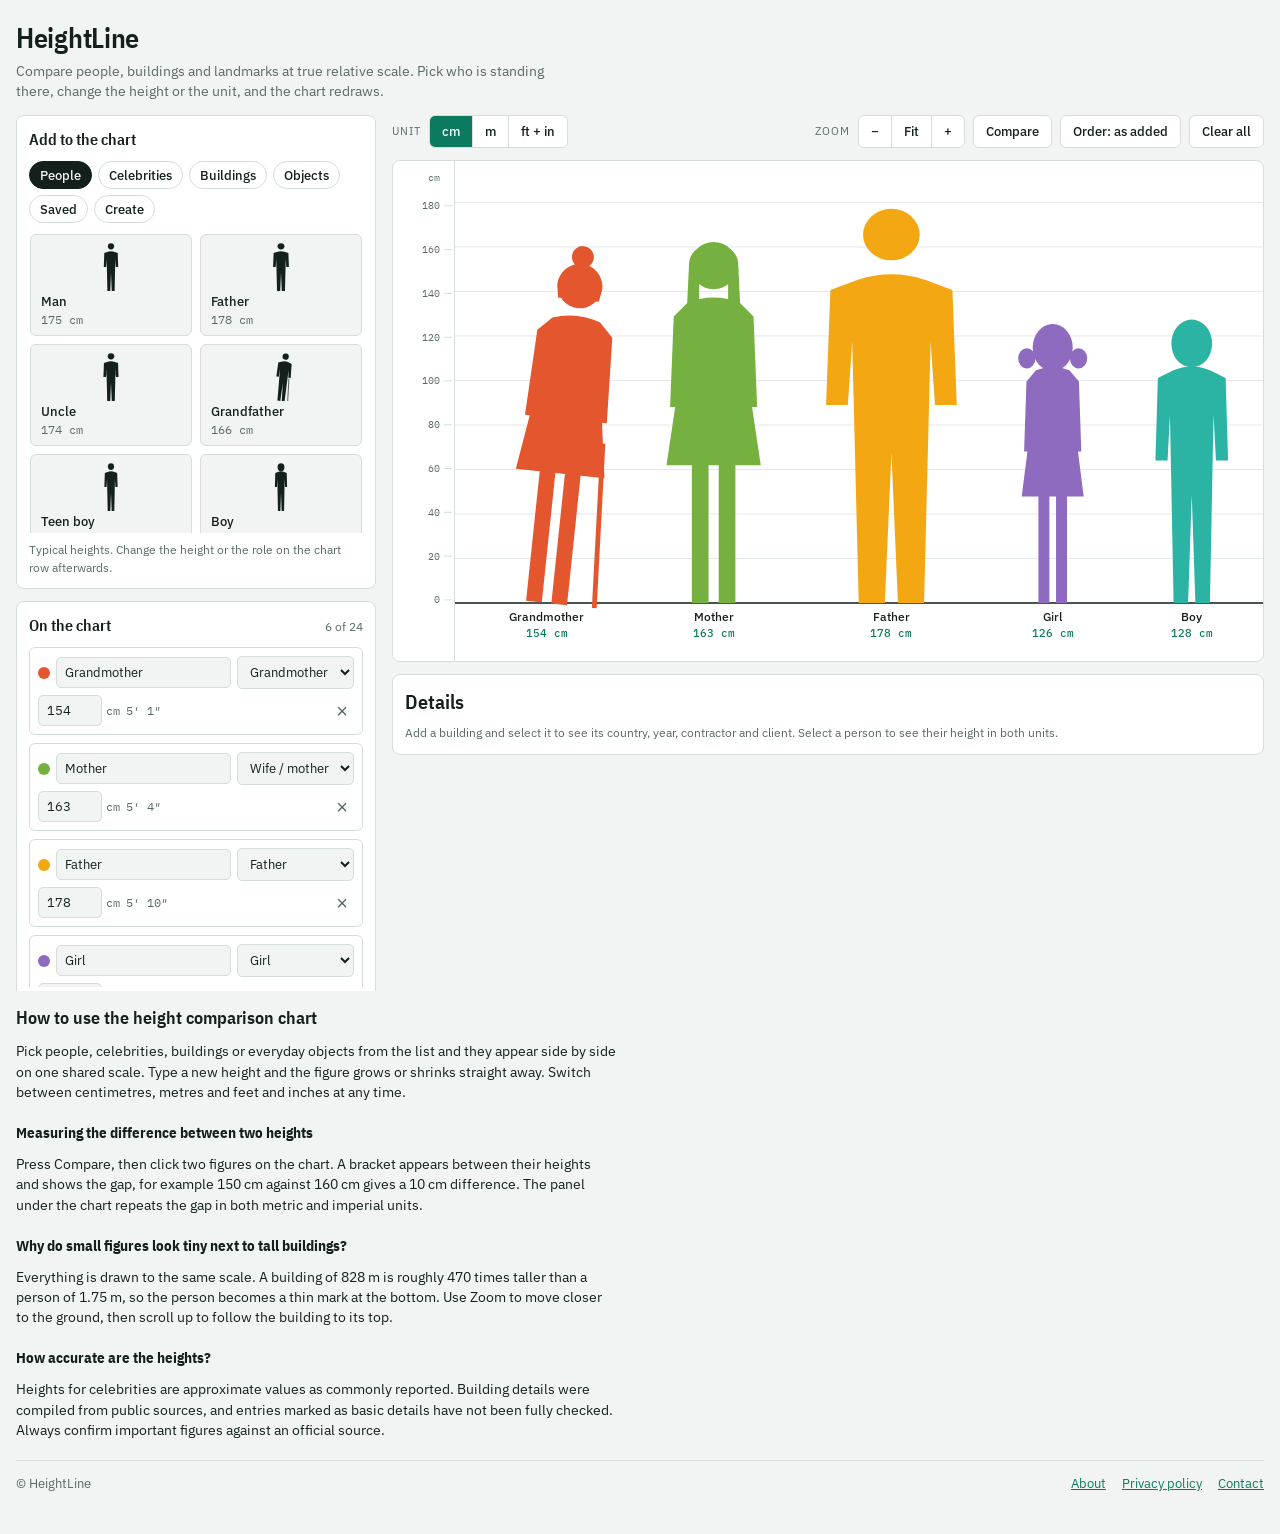
<file: index.html>
<!doctype html>
<html lang="en">
<head>
<meta charset="utf-8">
<meta name="viewport" content="width=device-width,initial-scale=1,viewport-fit=cover">
<title>HeightLine - Height Comparison Chart</title>
<meta name="description" content="Compare the heights of people, celebrities, buildings and landmarks side by side at true scale. Switch between cm, metres and feet and inches, and measure the gap between any two.">
<link rel="stylesheet" href="https://fonts.googleapis.com/css2?family=IBM+Plex+Mono:wght@400;500&family=IBM+Plex+Sans+Condensed:wght@500;600&family=IBM+Plex+Sans:wght@400;500;600&display=swap">
<link rel="stylesheet" href="assets/style.css">
</head>
<body>
<div class="wrap">
  <header>
    <h1>HeightLine</h1>
    <p class="sub">Compare people, buildings and landmarks at true relative scale. Pick who is standing there, change the height or the unit, and the chart redraws.</p>
  </header>

  <div class="app">
    <aside class="side">
      <section class="card" aria-labelledby="h-add">
        <div class="card-h"><h2 id="h-add">Add to the chart</h2></div>
        <div class="tabs" id="tabs" role="tablist"></div>
        <input id="q" type="search" placeholder="Search" aria-label="Search the list">
        <div id="panel"></div>
      </section>
      <section class="card" aria-labelledby="h-chart">
        <div class="card-h"><h2 id="h-chart">On the chart</h2><span class="note" id="count"></span></div>
        <ul id="rows"></ul>
      </section>
    </aside>

    <main class="main">
      <div class="bar">
        <div class="grp">
          <span class="lbl">Unit</span>
          <div class="seg" id="units" role="group" aria-label="Unit">
            <button type="button" data-u="cm" aria-pressed="true">cm</button>
            <button type="button" data-u="m" aria-pressed="false">m</button>
            <button type="button" data-u="ftin" aria-pressed="false">ft + in</button>
          </div>
        </div>
        <div class="grp">
          <span class="lbl">Zoom</span>
          <div class="seg" role="group" aria-label="Zoom">
            <button type="button" id="zout" aria-label="Zoom out">&minus;</button>
            <button type="button" id="zfit">Fit</button>
            <button type="button" id="zin" aria-label="Zoom in">+</button>
          </div>
          <button class="btn" id="cmpbtn" type="button" aria-pressed="false">Compare</button>
          <button class="btn" id="sort" type="button">Order: as added</button>
          <button class="btn" id="clear" type="button">Clear all</button>
        </div>
      </div>
      <p class="hint" id="hint" hidden>The heights differ a lot, so the smaller figures look tiny. Use Zoom + to get closer to the ground, and scroll up to see the top.</p>
      <p class="hint" id="chint" hidden>Compare mode: click two figures on the chart, or two rows in the list, to measure the gap between them.</p>
      <div class="stage"><div id="scroll"><div class="row">
        <svg id="ruler" role="img" aria-label="Height ruler"></svg>
        <svg id="chart" role="img" aria-label="Height comparison chart"></svg>
      </div></div></div>
      <section class="card info" id="cmp" aria-live="polite" hidden></section>
      <section class="card info" id="info" aria-live="polite"></section>
      <!-- Paste your AdSense ad unit inside this div, then remove the hidden attribute -->
      <div class="ad" id="ad-slot" hidden></div>
    </main>
  </div>

  <section class="guide" aria-labelledby="h-guide">
    <h2 id="h-guide">How to use the height comparison chart</h2>
    <p>Pick people, celebrities, buildings or everyday objects from the list and they appear side by side on one shared scale. Type a new height and the figure grows or shrinks straight away. Switch between centimetres, metres and feet and inches at any time.</p>
    <h3>Measuring the difference between two heights</h3>
    <p>Press Compare, then click two figures on the chart. A bracket appears between their heights and shows the gap, for example 150 cm against 160 cm gives a 10 cm difference. The panel under the chart repeats the gap in both metric and imperial units.</p>
    <h3>Why do small figures look tiny next to tall buildings?</h3>
    <p>Everything is drawn to the same scale. A building of 828 m is roughly 470 times taller than a person of 1.75 m, so the person becomes a thin mark at the bottom. Use Zoom to move closer to the ground, then scroll up to follow the building to its top.</p>
    <h3>How accurate are the heights?</h3>
    <p>Heights for celebrities are approximate values as commonly reported. Building details were compiled from public sources, and entries marked as basic details have not been fully checked. Always confirm important figures against an official source.</p>
  </section>

  <!--SITE-ONLY-->
  <footer class="foot">
    <span>&copy; HeightLine</span>
    <nav aria-label="Site"><a href="about.html">About</a><a href="privacy.html">Privacy policy</a><a href="contact.html">Contact</a></nav>
  </footer>
  <!--/SITE-ONLY-->
</div>
<noscript>This tool needs JavaScript to draw the chart.</noscript>
<script src="assets/app.js"></script>
</body>
</html>
</file>
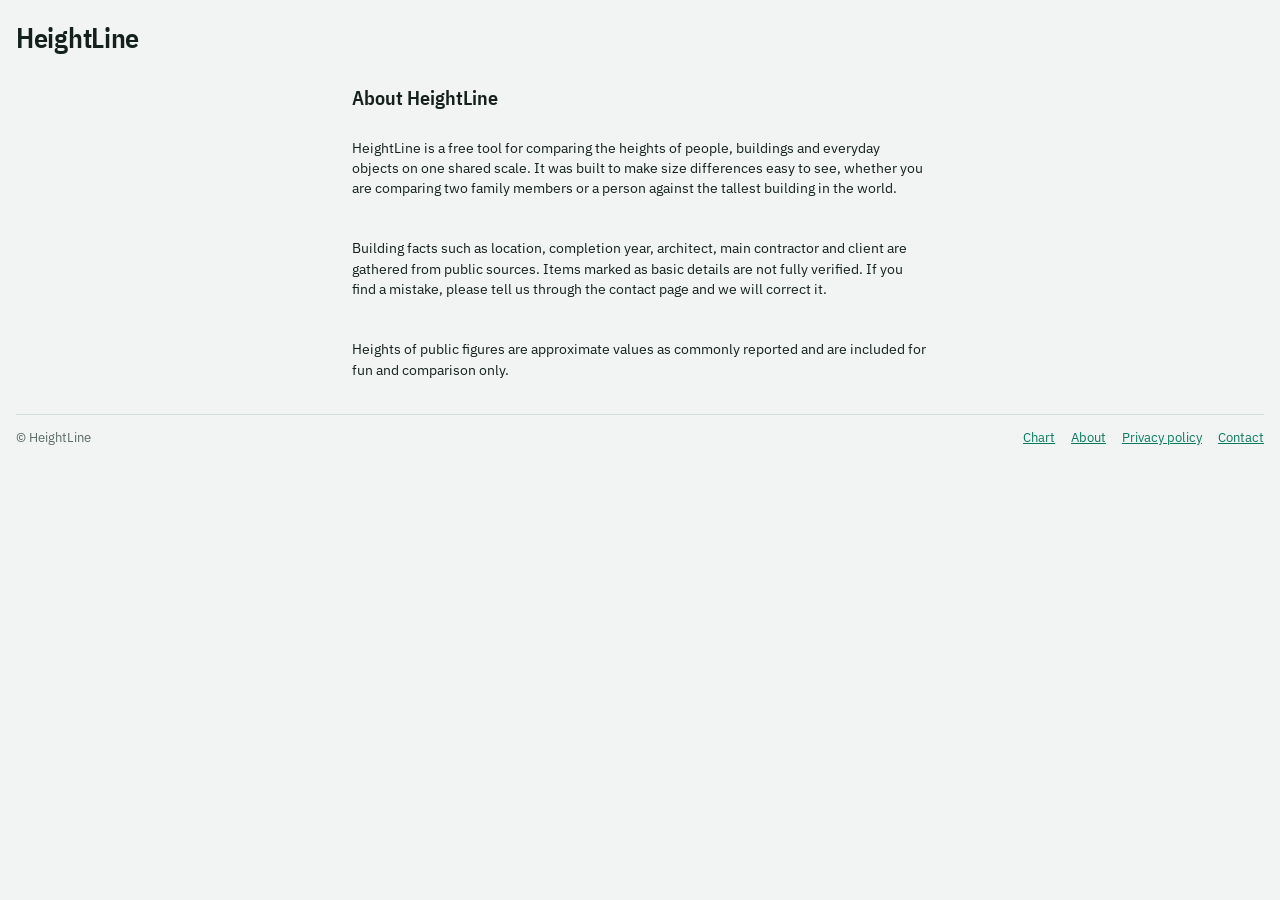
<file: about.html>
<!doctype html>
<html lang="en">
<head>
<meta charset="utf-8">
<meta name="viewport" content="width=device-width,initial-scale=1,viewport-fit=cover">
<title>About - HeightLine</title>
<meta name="description" content="About HeightLine, a free tool for comparing heights at true scale.">
<link rel="stylesheet" href="https://fonts.googleapis.com/css2?family=IBM+Plex+Mono:wght@400;500&family=IBM+Plex+Sans+Condensed:wght@500;600&family=IBM+Plex+Sans:wght@400;500;600&display=swap">
<link rel="stylesheet" href="assets/style.css">
</head>
<body>
<div class="wrap">
  <header><h1><a href="index.html" style="color:inherit;text-decoration:none">HeightLine</a></h1></header>
  <main class="doc">
    <h2>About HeightLine</h2>
    <p>HeightLine is a free tool for comparing the heights of people, buildings and everyday objects on one shared scale. It was built to make size differences easy to see, whether you are comparing two family members or a person against the tallest building in the world.</p>
    <p>Building facts such as location, completion year, architect, main contractor and client are gathered from public sources. Items marked as basic details are not fully verified. If you find a mistake, please tell us through the contact page and we will correct it.</p>
    <p>Heights of public figures are approximate values as commonly reported and are included for fun and comparison only.</p>
  </main>
  <footer class="foot">
    <span>&copy; HeightLine</span>
    <nav aria-label="Site"><a href="index.html">Chart</a><a href="about.html">About</a><a href="privacy.html">Privacy policy</a><a href="contact.html">Contact</a></nav>
  </footer>
</div>
</body>
</html>
</file>
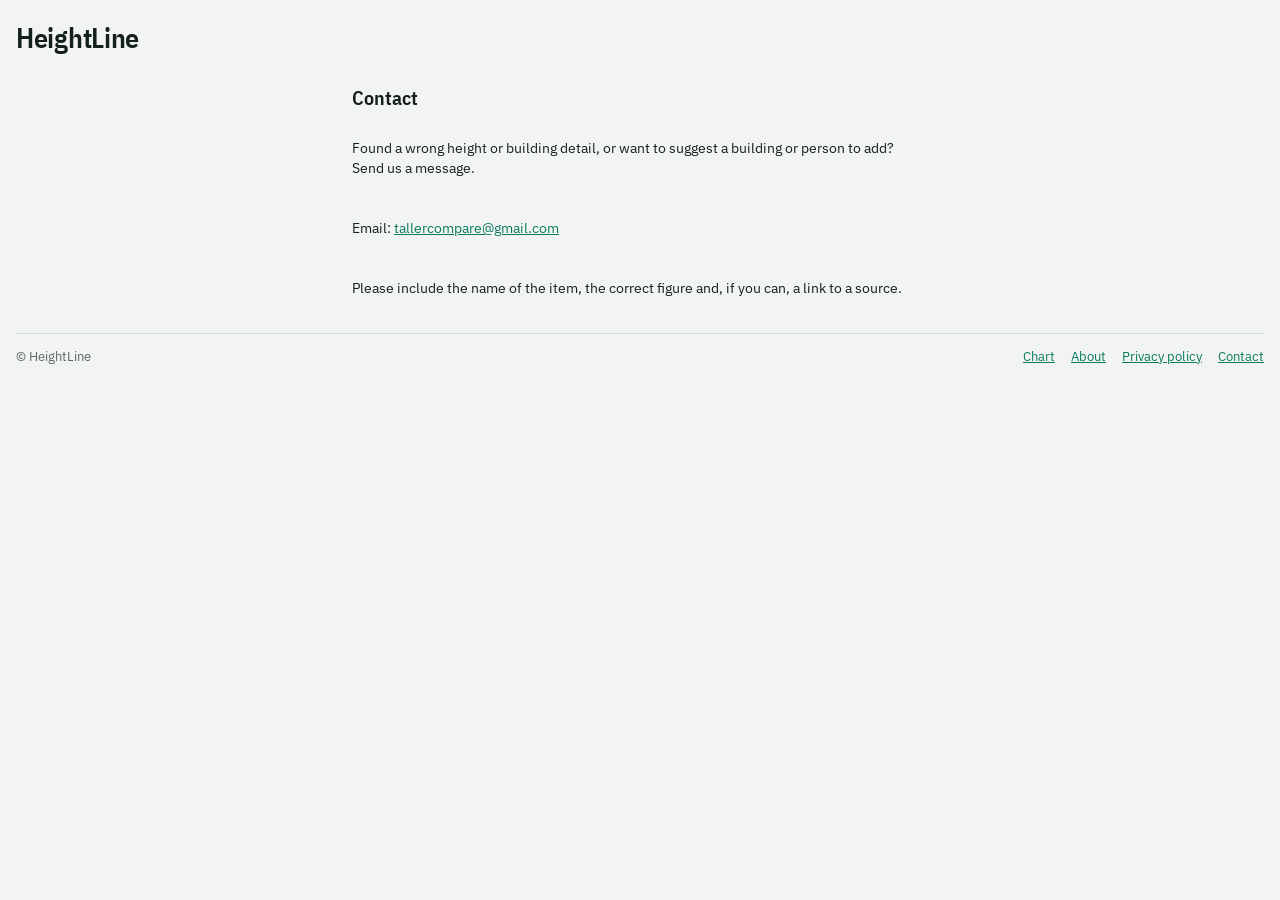
<file: contact.html>
<!doctype html>
<html lang="en">
<head>
<meta charset="utf-8">
<meta name="viewport" content="width=device-width,initial-scale=1,viewport-fit=cover">
<title>Contact - HeightLine</title>
<meta name="description" content="How to contact HeightLine.">
<link rel="stylesheet" href="https://fonts.googleapis.com/css2?family=IBM+Plex+Mono:wght@400;500&family=IBM+Plex+Sans+Condensed:wght@500;600&family=IBM+Plex+Sans:wght@400;500;600&display=swap">
<link rel="stylesheet" href="assets/style.css">
</head>
<body>
<div class="wrap">
  <header><h1><a href="index.html" style="color:inherit;text-decoration:none">HeightLine</a></h1></header>
  <main class="doc">
    <h2>Contact</h2>
    <p>Found a wrong height or building detail, or want to suggest a building or person to add? Send us a message.</p>
    <p>Email: <a href="mailto:tallercompare@gmail.com">tallercompare@gmail.com</a></p>
    <p>Please include the name of the item, the correct figure and, if you can, a link to a source.</p>
  </main>
  <footer class="foot">
    <span>&copy; HeightLine</span>
    <nav aria-label="Site"><a href="index.html">Chart</a><a href="about.html">About</a><a href="privacy.html">Privacy policy</a><a href="contact.html">Contact</a></nav>
  </footer>
</div>
</body>
</html>
</file>
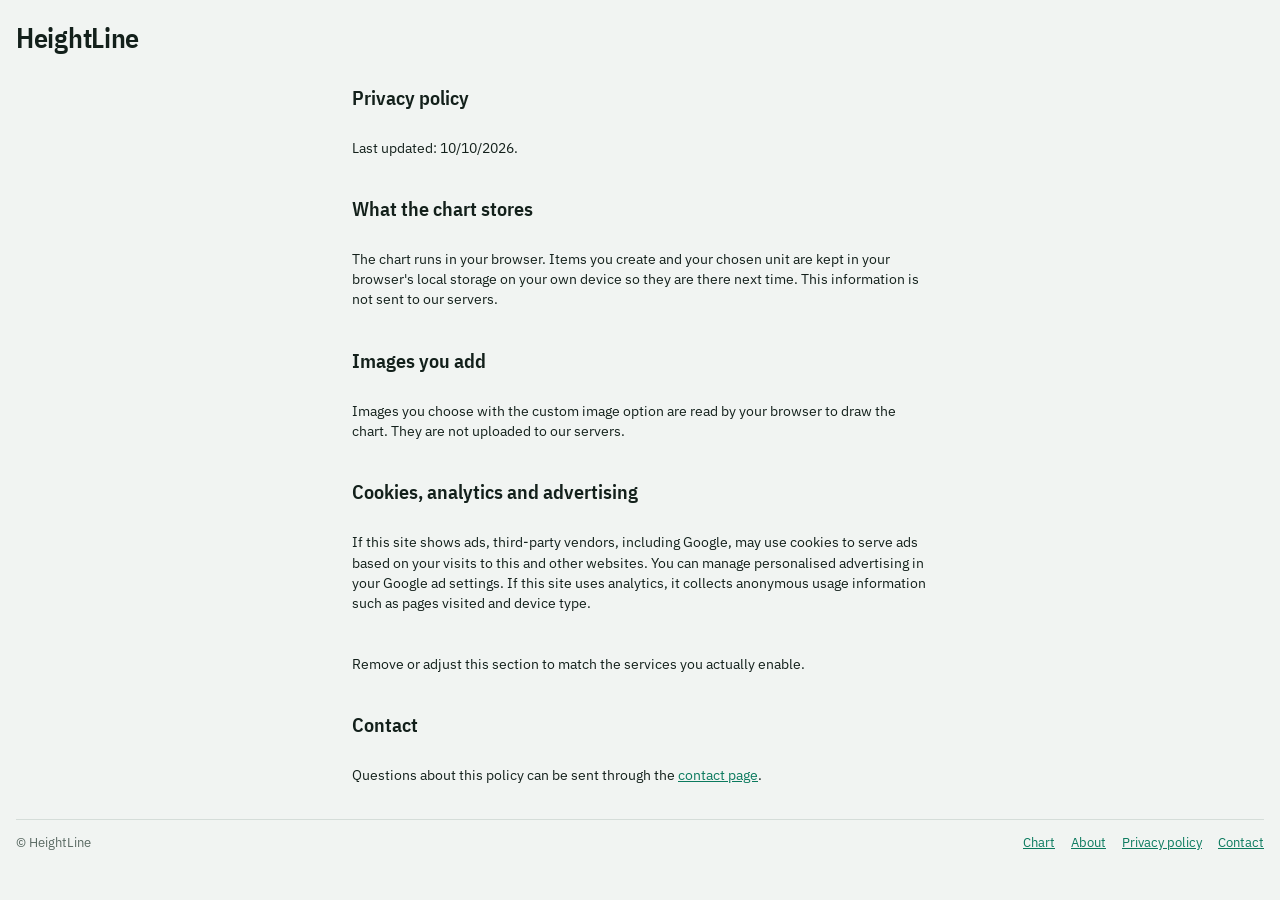
<file: privacy.html>
<!doctype html>
<html lang="en">
<head>
<meta charset="utf-8">
<meta name="viewport" content="width=device-width,initial-scale=1,viewport-fit=cover">
<title>Privacy policy - HeightLine</title>
<meta name="description" content="Privacy policy for HeightLine.">
<link rel="stylesheet" href="https://fonts.googleapis.com/css2?family=IBM+Plex+Mono:wght@400;500&family=IBM+Plex+Sans+Condensed:wght@500;600&family=IBM+Plex+Sans:wght@400;500;600&display=swap">
<link rel="stylesheet" href="assets/style.css">
</head>
<body>
<div class="wrap">
  <header><h1><a href="index.html" style="color:inherit;text-decoration:none">HeightLine</a></h1></header>
  <main class="doc">
    <h2>Privacy policy</h2>
    <p>Last updated: 10/10/2026.</p>
    <h2>What the chart stores</h2>
    <p>The chart runs in your browser. Items you create and your chosen unit are kept in your browser's local storage on your own device so they are there next time. This information is not sent to our servers.</p>
    <h2>Images you add</h2>
    <p>Images you choose with the custom image option are read by your browser to draw the chart. They are not uploaded to our servers.</p>
    <h2>Cookies, analytics and advertising</h2>
    <p>If this site shows ads, third-party vendors, including Google, may use cookies to serve ads based on your visits to this and other websites. You can manage personalised advertising in your Google ad settings. If this site uses analytics, it collects anonymous usage information such as pages visited and device type.</p>
    <p>Remove or adjust this section to match the services you actually enable.</p>
    <h2>Contact</h2>
    <p>Questions about this policy can be sent through the <a href="contact.html">contact page</a>.</p>
  </main>
  <footer class="foot">
    <span>&copy; HeightLine</span>
    <nav aria-label="Site"><a href="index.html">Chart</a><a href="about.html">About</a><a href="privacy.html">Privacy policy</a><a href="contact.html">Contact</a></nav>
  </footer>
</div>
</body>
</html>
</file>
<file: assets/style.css>
/* Layout: controls in a left column, the scaled chart and building details on the right. On phones the chart comes first. */
:root{
  --bg:#F1F4F2; --panel:#FFFFFF; --fg:#13201B; --muted:#5A6A63; --line:#D5DDD9;
  --accent:#0B7A5E; --accent-fg:#FFFFFF; --grid:#E3E9E6; --soft:#E8EEEB; --warn:#9A5B00;
  --f-display:'IBM Plex Sans Condensed','Arial Narrow',sans-serif;
  --f-body:'IBM Plex Sans',system-ui,sans-serif;
  --f-mono:'IBM Plex Mono',ui-monospace,Menlo,monospace;
}
@media (prefers-color-scheme: dark){:root:not([data-theme="light"]){
  --bg:#0D1411; --panel:#141D19; --fg:#E5EDE8; --muted:#93A59C; --line:#27342E;
  --accent:#3DD6A8; --accent-fg:#06231A; --grid:#1E2A25; --soft:#1B2722; --warn:#E3B04B; color-scheme:dark}}
:root[data-theme="dark"]{
  --bg:#0D1411; --panel:#141D19; --fg:#E5EDE8; --muted:#93A59C; --line:#27342E;
  --accent:#3DD6A8; --accent-fg:#06231A; --grid:#1E2A25; --soft:#1B2722; --warn:#E3B04B; color-scheme:dark}

*{box-sizing:border-box}
body{background:var(--bg);color:var(--fg);font-family:var(--f-body);font-size:14px;line-height:1.45;
  padding-block:18px 40px;padding-left:max(16px,env(safe-area-inset-left,0px));padding-right:max(16px,env(safe-area-inset-right,0px))}
.wrap{max-width:1280px;margin:0 auto;display:flex;flex-direction:column;gap:14px}
h1{font-family:var(--f-display);font-weight:600;font-size:28px;letter-spacing:-.01em;margin:0}
h2{font-family:var(--f-display);font-weight:600;font-size:16px;margin:0}
.sub{color:var(--muted);margin:2px 0 0;max-width:68ch}
.app{display:grid;grid-template-columns:minmax(300px,360px) minmax(0,1fr);gap:16px;align-items:start}
.side{position:sticky;top:12px;display:flex;flex-direction:column;gap:12px;max-height:calc(100vh - 24px);overflow:auto;min-width:0}
.main{display:flex;flex-direction:column;gap:12px;min-width:0}
@media (max-width:860px){.app{grid-template-columns:minmax(0,1fr)}.side{position:static;max-height:none;overflow:visible}.main{order:-1}}
.card{background:var(--panel);border:1px solid var(--line);border-radius:8px;padding:12px;min-width:0;display:flex;flex-direction:column;gap:10px}
.card-h{display:flex;justify-content:space-between;align-items:baseline;gap:8px;flex-wrap:wrap}
.lbl{font-size:11px;letter-spacing:.08em;text-transform:uppercase;color:var(--muted)}
.bar{display:flex;flex-wrap:wrap;gap:10px;align-items:center;justify-content:space-between}
.grp{display:flex;flex-wrap:wrap;gap:8px;align-items:center}
.seg{display:inline-flex;border:1px solid var(--line);border-radius:6px;overflow:hidden;background:var(--panel)}
.seg button{border:0;background:transparent;color:var(--fg);font:500 13px var(--f-body);padding:7px 12px;cursor:pointer}
.seg button+button{border-left:1px solid var(--line)}
.seg button[aria-pressed="true"]{background:var(--accent);color:var(--accent-fg)}
.btn{border:1px solid var(--line);background:var(--panel);color:var(--fg);font:500 13px var(--f-body);padding:7px 12px;border-radius:6px;cursor:pointer}
.btn:hover{border-color:var(--accent)}
.btn.pri{background:var(--accent);color:var(--accent-fg);border-color:var(--accent)}
button:focus-visible,input:focus-visible,select:focus-visible{outline:2px solid var(--accent);outline-offset:2px}
input,select{font:400 13px var(--f-body);color:var(--fg);background:var(--bg);border:1px solid var(--line);border-radius:5px;padding:6px 8px;min-width:0}
.note{font-size:12px;color:var(--muted);margin:0}
.hint{font-size:12.5px;color:var(--warn);margin:0}

.stage{background:var(--panel);border:1px solid var(--line);border-radius:8px;overflow:hidden}
#scroll{overflow:auto;max-height:580px}
.row{display:flex;width:max-content;min-width:100%}
#ruler{flex:none;position:sticky;left:0;z-index:2;background:var(--panel);border-right:1px solid var(--line)}
svg text{font-family:var(--f-body)}
.tk{font:400 10.5px var(--f-mono);fill:var(--muted)}
.nm{font:500 12px var(--f-body);fill:var(--fg)}
.ht{font:500 11.5px var(--f-mono);fill:var(--accent)}
.gl{stroke:var(--grid);stroke-width:1}
.base{stroke:var(--fg);stroke-width:1.5}
.top{stroke:var(--accent);stroke-width:1;stroke-dasharray:4 4;opacity:0;pointer-events:none}
.fig{cursor:pointer}
.fig:hover .top,.fig.hl .top{opacity:1}
.fig.hl .nm{fill:var(--accent)}
.empty-t{font:500 14px var(--f-body);fill:var(--muted)}

.info{display:flex;flex-direction:column;gap:8px}
.info h2{font-size:20px}
dl.facts{display:grid;grid-template-columns:max-content 1fr;gap:6px 16px;margin:0}
dl.facts dt{color:var(--muted);font-size:12px;letter-spacing:.04em;text-transform:uppercase;padding-top:2px}
dl.facts dd{margin:0;min-width:0;overflow-wrap:anywhere}
.mono{font-family:var(--f-mono)}
.badge{display:inline-block;font:500 11px var(--f-mono);padding:2px 8px;border-radius:999px;border:1px solid var(--line);color:var(--muted)}
.badge.ok{color:var(--accent);border-color:var(--accent)}
.ad{border:1px dashed var(--line);border-radius:6px;min-height:90px;display:flex;align-items:center;justify-content:center;
  color:var(--muted);font:400 12px var(--f-mono);text-align:center;padding:8px;background:var(--soft)}

ul{list-style:none;margin:0;padding:0}
#rows{display:flex;flex-direction:column;gap:8px;max-height:340px;overflow:auto}
#rows li{display:flex;flex-wrap:wrap;align-items:center;gap:6px;padding:8px;border:1px solid var(--line);border-radius:6px}
#rows li.sel{border-color:var(--accent)}
.dot{width:12px;height:12px;border-radius:50%;flex:none}
.nm-in{flex:1 1 100px}
.rsel{max-width:118px}
.hin{display:inline-flex;align-items:center;gap:4px;font:400 12px var(--f-mono);color:var(--muted)}
.hin input{width:64px;font-family:var(--f-mono)}
.alt{font:400 11.5px var(--f-mono);color:var(--muted)}
.x{border:0;background:transparent;color:var(--muted);font-size:20px;line-height:1;cursor:pointer;padding:2px 6px;border-radius:4px;margin-left:auto}
.x:hover{color:var(--fg);background:var(--soft)}
li.empty{color:var(--muted);border-style:dashed!important}
.tabs{display:flex;flex-wrap:wrap;gap:6px}
.tabs button{border:1px solid var(--line);background:transparent;color:var(--fg);font:500 12.5px var(--f-body);padding:5px 10px;border-radius:999px;cursor:pointer}
.tabs button[aria-selected="true"]{background:var(--fg);color:var(--bg);border-color:var(--fg)}
#q{width:100%}
.lib{display:grid;grid-template-columns:repeat(auto-fill,minmax(138px,1fr));gap:8px;max-height:300px;overflow:auto;padding:1px}
.lib button{display:flex;flex-direction:column;gap:2px;align-items:flex-start;text-align:left;border:1px solid var(--line);background:var(--bg);color:var(--fg);
  padding:8px 10px;border-radius:6px;cursor:pointer;font:500 13px var(--f-body)}
.lib button:hover{border-color:var(--accent)}
.lib small{font:400 11.5px var(--f-mono);color:var(--muted)}
.lib .ic{width:100%;display:flex;justify-content:center;height:48px}
.form{display:grid;grid-template-columns:1fr 1fr;gap:10px;max-height:340px;overflow:auto;padding:1px}
.form label{display:flex;flex-direction:column;gap:4px;font-size:12px;color:var(--muted);min-width:0}
.form .wide{grid-column:1/-1}
.form .hin input{width:70px}
.form [hidden]{display:none!important}

/* compare mode */
.btn[aria-pressed="true"]{background:var(--accent);color:var(--accent-fg);border-color:var(--accent)}
.fig.pr .top{opacity:0!important}
.fig.pr .nm{fill:var(--accent)}
.cl{stroke:var(--accent);stroke-width:1.2;stroke-dasharray:4 3}
.brace{fill:none;stroke:var(--accent);stroke-width:2;stroke-linecap:round;stroke-linejoin:round}
.dl{font:600 12.5px var(--f-mono);fill:var(--accent);paint-order:stroke;stroke:var(--panel);stroke-width:4px;stroke-linejoin:round}
#rows li.pair{border-color:var(--accent);box-shadow:0 0 0 1px var(--accent)}
#scroll.cmpmode .fig{cursor:crosshair}
.big{font-size:26px;font-weight:500;color:var(--accent)}
#cmp p{margin:0}
/* site pages */
[hidden]{display:none!important}
html{color-scheme:light}
body{margin:0}
img{max-width:100%}
.foot{display:flex;flex-wrap:wrap;gap:6px 18px;justify-content:space-between;color:var(--muted);font-size:13px;border-top:1px solid var(--line);padding-top:14px;margin-top:6px}
.foot a,.doc a{color:var(--accent)}
.foot nav{display:flex;gap:16px;flex-wrap:wrap}
.guide{display:flex;flex-direction:column;gap:10px}
.guide h2{font-size:18px}
.guide h3{font-family:var(--f-display);font-size:15px;margin:10px 0 0}
.guide p{margin:0;max-width:75ch}
.doc{max-width:760px;margin:0 auto;display:flex;flex-direction:column;gap:12px}
.doc h2{font-size:20px;margin-top:10px}
.doc p,.doc li{max-width:72ch}
.doc ul{list-style:disc;padding-left:20px;display:flex;flex-direction:column;gap:4px}
</file>
